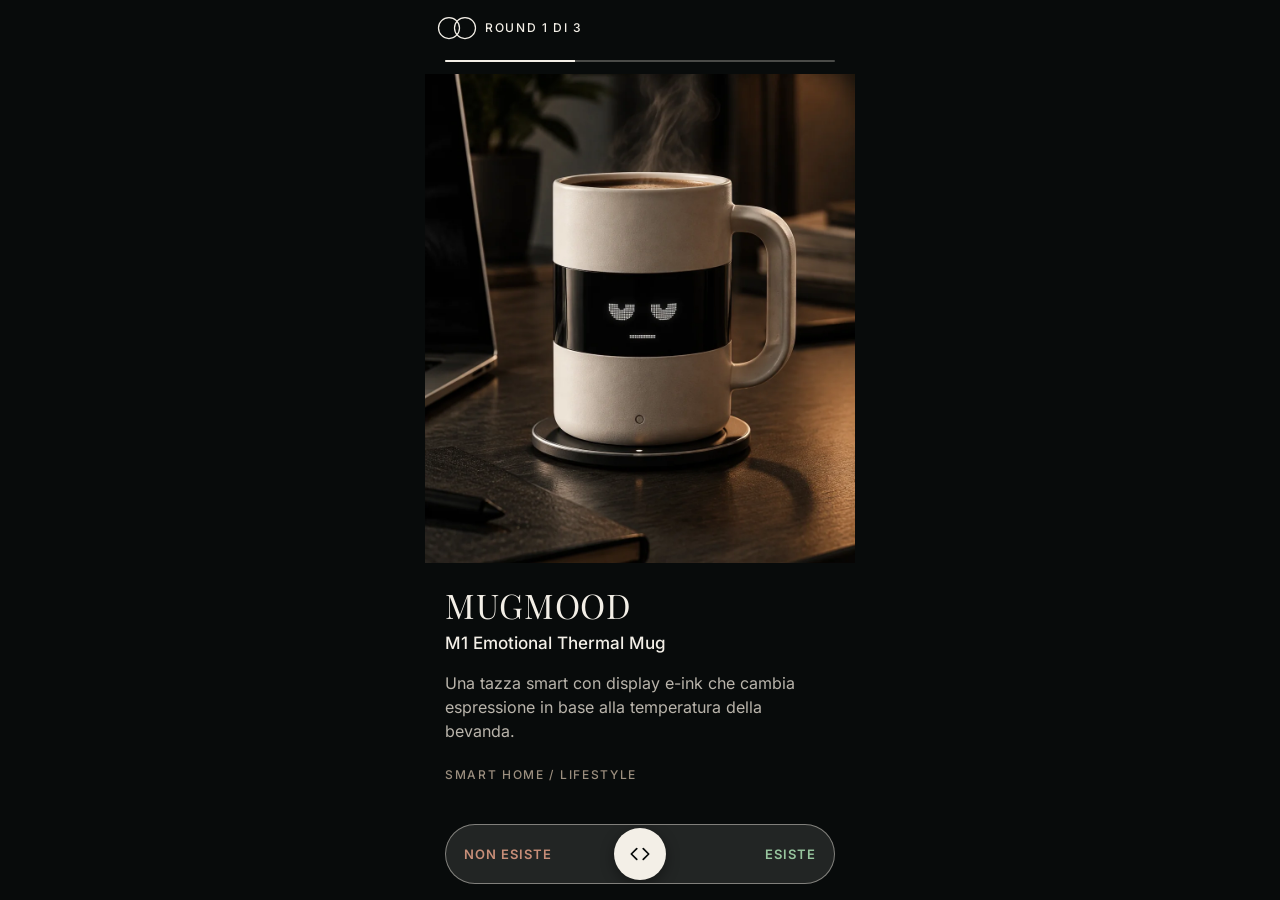
<file: proposta-swipe.html>
<!doctype html>
<html lang="it">
<head>
  <meta charset="utf-8">
  <meta name="viewport" content="width=device-width, initial-scale=1, viewport-fit=cover">
  <meta name="theme-color" content="#080B0B">
  <meta name="color-scheme" content="dark">
  <meta name="robots" content="noindex">
  <title>Proposta cursore · Esiste davvero?</title>
  <link rel="icon" href="assets/icons/favicon.svg" type="image/svg+xml">
  <link rel="stylesheet" href="css/style.css">
  <style>
    /* Proposta isolata: non tocca il gioco. Layout identico al round, cambia solo il controllo in basso. */
    .sw { display: flex; flex-direction: column; height: 100svh; max-width: 430px; margin: 0 auto; padding-top: env(safe-area-inset-top); }
    .sw .media { flex: 1 1 auto; min-height: 170px; height: auto; max-height: min(125vw, 537px); }
    .sw .media img { opacity: 1; }
    .sw .round__body { flex: 0 0 auto; padding-bottom: var(--s6); }
    .sw .round__info { gap: 0; }
    .sw .round__product { margin-top: var(--s2); }
    .sw [data-desc] { margin-top: var(--s4); }
    .sw [data-cat] { margin-top: var(--s6); }
    .sw .actions { position: static; background: none; }

    /* ---- Cursore a scorrimento ---- */
    .slide {
      --x: 0;              /* posizione del cursore da -1 (sinistra) a 1 (destra) */
      --knob: 52px;
      position: relative; height: 60px; border-radius: var(--r-pill);
      background: var(--surface-2); border: 1px solid var(--border-strong);
      overflow: hidden; touch-action: none; user-select: none; -webkit-user-select: none;
    }
    /* Riempimento che cresce dal centro verso il lato scelto */
    .slide__fill {
      position: absolute; top: 0; bottom: 0; left: 50%; width: 50%;
      background: linear-gradient(to right, rgba(151, 197, 158, 0.06), rgba(151, 197, 158, 0.38));
      transform-origin: left center; transform: scaleX(max(var(--x), 0));
    }
    .slide__fill--no {
      left: 0; transform-origin: right center; transform: scaleX(max(calc(var(--x) * -1), 0));
      background: linear-gradient(to left, rgba(199, 142, 120, 0.06), rgba(199, 142, 120, 0.38));
    }
    .slide__label {
      position: absolute; top: 0; bottom: 0; display: flex; align-items: center; gap: var(--s2);
      padding: 0 var(--s4) 0 18px; background: none; border: 0; color: var(--text); cursor: pointer;
      font: 600 13px/1 var(--sans); letter-spacing: 0.08em; text-transform: uppercase;
      transition: opacity var(--dur-press) var(--ease);
    }
    .slide__label svg { width: 16px; height: 16px; flex: none; opacity: 0.7; }
    .slide__label--no { left: 0; color: var(--wrong); opacity: calc(1 - max(var(--x), 0) * 1.4); }
    .slide__label--no svg { transform: scaleX(-1); }
    .slide__label--yes { right: 0; color: var(--correct); padding: 0 18px 0 var(--s4); opacity: calc(1 + min(var(--x), 0) * 1.4); }
    .slide__knob {
      position: absolute; top: 50%; left: 50%; width: var(--knob); height: var(--knob); margin: calc(var(--knob) / -2) 0 0 calc(var(--knob) / -2);
      border-radius: 50%; border: 0; color: var(--bg);
      background: var(--knob-bg, var(--text));
      display: grid; place-items: center; cursor: grab;
      box-shadow: 0 4px 14px rgba(0, 0, 0, 0.4);
      transform: translateX(calc(var(--x) * var(--travel, 120px))) scale(var(--press, 1));
    }
    .slide__knob svg { width: 26px; height: 26px; }
    .slide.is-dragging .slide__knob { cursor: grabbing; --press: 1.06; }
    .slide.is-settling, .slide.is-settling * { transition: transform 360ms var(--ease), opacity 360ms var(--ease); }
    .slide.is-done { pointer-events: none; }
    .slide__hint { margin-top: var(--s3); text-align: center; }
    .slide__knob:focus-visible, .slide__label:focus-visible { outline: 2px solid var(--text); outline-offset: 3px; }

    /* Invito iniziale: il cursore oscilla una volta */
    @keyframes nudge { 0%, 100% { --x: 0; } 30% { --x: -0.22; } 65% { --x: 0.22; } }
    @property --x { syntax: "<number>"; inherits: true; initial-value: 0; }
    .slide.is-nudging { animation: nudge 1500ms var(--ease) 700ms both; }

    /* Esito sull'immagine (come nel gioco) */
    .verdict-pill { position: absolute; top: var(--s4); left: var(--gutter); display: inline-flex; align-items: center; gap: var(--s2);
      padding: 10px var(--s4) 10px 14px; border-radius: var(--r-pill); color: var(--bg);
      font-size: 13px; font-weight: 600; letter-spacing: 0.14em; text-transform: uppercase; line-height: 1;
      box-shadow: 0 4px 16px rgba(8, 11, 11, 0.35); animation: reveal-in var(--dur-reveal) var(--ease) both; }
    .verdict-pill .icon { width: 16px; height: 16px; }
    .media.is-correct .verdict-pill { background: var(--correct); }
    .media.is-wrong .verdict-pill { background: var(--wrong); }

    @media (prefers-reduced-motion: reduce) { .slide.is-nudging { animation: none; } }
  </style>
</head>
<body>
  <svg width="0" height="0" class="sprite" aria-hidden="true" focusable="false">
    <symbol id="i-logo" viewBox="0 0 40 24"><circle cx="12" cy="12" r="10.5" fill="none" stroke="currentColor" stroke-width="1.25"/><circle cx="28" cy="12" r="10.5" fill="none" stroke="currentColor" stroke-width="1.25"/></symbol>
    <symbol id="i-tick" viewBox="0 0 24 24"><path d="m5 12.5 4.5 4.5L19 7.5" fill="none" stroke="currentColor" stroke-width="1.75" stroke-linecap="round" stroke-linejoin="round"/></symbol>
    <symbol id="i-miss" viewBox="0 0 24 24"><circle cx="12" cy="12" r="8.5" fill="none" stroke="currentColor" stroke-width="1.5"/><path d="M8.5 12h7" stroke="currentColor" stroke-width="1.5" stroke-linecap="round"/></symbol>
    <symbol id="i-arrow" viewBox="0 0 24 24"><path d="M4 12h15m-5-5 5 5-5 5" fill="none" stroke="currentColor" stroke-width="1.5" stroke-linecap="round" stroke-linejoin="round"/></symbol>
    <symbol id="i-both" viewBox="0 0 24 24"><path d="m9 7-5 5 5 5M15 7l5 5-5 5" fill="none" stroke="currentColor" stroke-width="1.6" stroke-linecap="round" stroke-linejoin="round"/></symbol>
  </svg>

  <main class="sw">
    <header class="round__header">
      <div class="round__top"><span class="home" aria-hidden="true"><svg class="logo"><use href="#i-logo"/></svg></span><p class="t-meta" data-counter>Round 1 di 3</p></div>
      <div class="progress"><span class="progress__fill" data-progress></span></div>
    </header>

    <figure class="media" data-media>
      <img data-img src="" alt="" draggable="false">
    </figure>

    <div class="screen__body round__body" aria-live="polite">
      <div class="round__info" data-question>
        <h1 class="t-product" data-brand></h1>
        <p class="round__product" data-product></p>
        <p class="t-body muted" data-desc></p>
        <p class="t-meta accent" data-cat></p>
      </div>
      <div class="round__reveal" data-reveal hidden>
        <p class="verdict t-meta" data-verdict><svg class="icon" aria-hidden="true"><use data-verdict-icon href="#i-tick"/></svg><span data-verdict-text></span></p>
        <h1 class="t-h1" data-reveal-title></h1>
        <p class="t-body muted" data-reveal-text></p>
      </div>
    </div>

    <div class="actions">
      <div data-question-actions>
        <div class="slide is-nudging" data-slide role="group" aria-label="Questo prodotto esiste davvero?">
          <span class="slide__fill slide__fill--no" aria-hidden="true"></span>
          <span class="slide__fill" aria-hidden="true"></span>
          <button type="button" class="slide__label slide__label--no" data-answer="false">Non esiste</button>
          <button type="button" class="slide__label slide__label--yes" data-answer="true">Esiste</button>
          <button type="button" class="slide__knob" data-knob aria-label="Trascina a sinistra per Non esiste, a destra per Esiste. Con la tastiera usa le frecce."><svg aria-hidden="true"><use href="#i-both"/></svg></button>
        </div>
      </div>
      <button type="button" class="btn btn--primary" data-next hidden>Prossimo round <svg aria-hidden="true"><use href="#i-arrow"/></svg></button>
    </div>
  </main>

  <script>
  (function () {
    var ROUNDS = [
      { exists: false, brand: "MUGMOOD", product: "M1 Emotional Thermal Mug", desc: "Una tazza smart con display e-ink che cambia espressione in base alla temperatura della bevanda.", cat: "Smart Home / Lifestyle", img: "assets/images/01-mugmood-m1.webp", pos: "center 45%", alt: "Tazza smart in ceramica chiara con fascia display nera e volto digitale.", title: "MUGMOOD non esiste.", text: "Ce lo siamo inventato." },
      { exists: true, brand: "AMAGAMI HAM HAM", product: "Finger Nibbling Robot", desc: "Un robot-peluche progettato per mordicchiarti delicatamente il dito.", cat: "Robotics / Comfort Tech", img: "assets/images/02-amagami-ham-ham.webp", pos: "center 55%", alt: "Peluche a forma di gattino che mordicchia la punta di un dito.", title: "Esiste davvero.", text: "Lo produce Yukai Engineering. In vendita dal 2022." },
      { exists: false, brand: "ORVYN", product: "O1", desc: "Un orologio senza lancette, numeri o display che comunica l’ora attraverso sequenze di vibrazioni sul polso.", cat: "Haptic Watch / Digital Wellbeing", img: "assets/images/08-orvyn-o1.webp", pos: "center 45%", alt: "Orologio con quadrante nero completamente vuoto, senza lancette.", title: "ORVYN O1 non esiste.", text: "Ce lo siamo inventato. Un orologio pensato per percepire il tempo senza doverlo guardare." }
    ];
    var $ = function (s) { return document.querySelector(s); };
    var slide = $("[data-slide]"), knob = $("[data-knob]"), media = $("[data-media]"), img = $("[data-img]");
    var i = 0, locked = false, x = 0;
    var reduce = matchMedia("(prefers-reduced-motion: reduce)").matches;

    function travel() { return (slide.clientWidth - 60) / 2; }   // corsa del cursore da centro a bordo
    function setX(v) {
      x = Math.max(-1, Math.min(1, v)); slide.style.setProperty("--x", x);
      // il cursore prende una leggera tinta del lato verso cui va
      var t = Math.min(1, Math.abs(x)) * 0.55, c = x >= 0 ? [151, 197, 158] : [199, 142, 120], b = [243, 239, 231];
      knob.style.setProperty("--knob-bg", "rgb(" + b.map(function (v, k) { return Math.round(v + (c[k] - v) * t); }).join(",") + ")");
    }
    function settle(fn) {
      slide.classList.add("is-settling");
      fn();
      setTimeout(function () { slide.classList.remove("is-settling"); }, reduce ? 0 : 360);
    }

    function render() {
      var r = ROUNDS[i];
      $("[data-counter]").textContent = "Round " + (i + 1) + " di " + ROUNDS.length;
      $("[data-progress]").style.width = ((i + 1) / ROUNDS.length * 100) + "%";
      img.src = r.img; img.alt = r.alt; img.style.objectPosition = r.pos;
      $("[data-brand]").textContent = r.brand; $("[data-product]").textContent = r.product;
      $("[data-desc]").textContent = r.desc; $("[data-cat]").textContent = r.cat;
      $("[data-question]").hidden = false; $("[data-reveal]").hidden = true;
      $("[data-question-actions]").hidden = false; $("[data-next]").hidden = true;
      media.classList.remove("is-correct", "is-wrong");
      var old = media.querySelector(".verdict-pill"); if (old) old.remove();
      slide.classList.remove("is-done"); setX(0); locked = false;
      slide.style.setProperty("--travel", travel() + "px");
    }

    function answer(value) {
      if (locked) return; locked = true;
      slide.classList.remove("is-nudging");
      settle(function () { setX(value ? 1 : -1); });
      slide.classList.add("is-done");
      var r = ROUNDS[i], correct = value === r.exists;
      if (navigator.vibrate) navigator.vibrate(correct ? 12 : [10, 40, 10]);
      setTimeout(function () {
        media.classList.add(correct ? "is-correct" : "is-wrong");
        var pill = document.createElement("span"); pill.className = "verdict-pill";
        pill.innerHTML = '<svg class="icon" aria-hidden="true"><use href="' + (correct ? "#i-tick" : "#i-miss") + '"/></svg>' + (r.exists ? "Esiste" : "Non esiste");
        media.appendChild(pill);
        var v = $("[data-verdict]"); v.className = "verdict t-meta " + (correct ? "is-correct" : "is-wrong");
        $("[data-verdict-icon]").setAttribute("href", correct ? "#i-tick" : "#i-miss");
        $("[data-verdict-text]").textContent = correct ? "Esatto." : "Non proprio.";
        $("[data-reveal-title]").textContent = r.title; $("[data-reveal-text]").textContent = r.text;
        $("[data-question]").hidden = true; $("[data-reveal]").hidden = false;
        $("[data-question-actions]").hidden = true; var nx = $("[data-next]"); nx.hidden = false;
        nx.firstChild.textContent = i === ROUNDS.length - 1 ? "Ricomincia " : "Prossimo round ";
      }, reduce ? 0 : 380);
    }

    // Trascinamento del cursore
    var startX = 0, startVal = 0, dragging = false, moved = false;
    knob.addEventListener("pointerdown", function (e) {
      if (locked) return;
      slide.classList.remove("is-nudging", "is-settling");
      slide.style.setProperty("--travel", travel() + "px");
      dragging = true; moved = false; startX = e.clientX; startVal = x;
      knob.setPointerCapture(e.pointerId); slide.classList.add("is-dragging");
    });
    knob.addEventListener("pointermove", function (e) {
      if (!dragging) return;
      var d = e.clientX - startX; if (Math.abs(d) > 3) moved = true;
      setX(startVal + d / travel());
    });
    function release() {
      if (!dragging) return; dragging = false; slide.classList.remove("is-dragging");
      if (x > 0.7) { answer(true); return; }
      if (x < -0.7) { answer(false); return; }
      settle(function () { setX(0); });
    }
    knob.addEventListener("pointerup", release);
    knob.addEventListener("pointercancel", release);

    // Tastiera sul cursore: frecce
    knob.addEventListener("keydown", function (e) {
      if (e.key === "ArrowRight") { e.preventDefault(); answer(true); }
      if (e.key === "ArrowLeft") { e.preventDefault(); answer(false); }
    });

    document.addEventListener("click", function (e) {
      var b = e.target.closest("[data-answer]");
      if (b) { answer(b.getAttribute("data-answer") === "true"); return; }
      if (e.target.closest("[data-next]")) { i = (i + 1) % ROUNDS.length; render(); }
    });
    window.addEventListener("resize", function () { slide.style.setProperty("--travel", travel() + "px"); });

    render();
  })();
  </script>
</body>
</html>
</file>
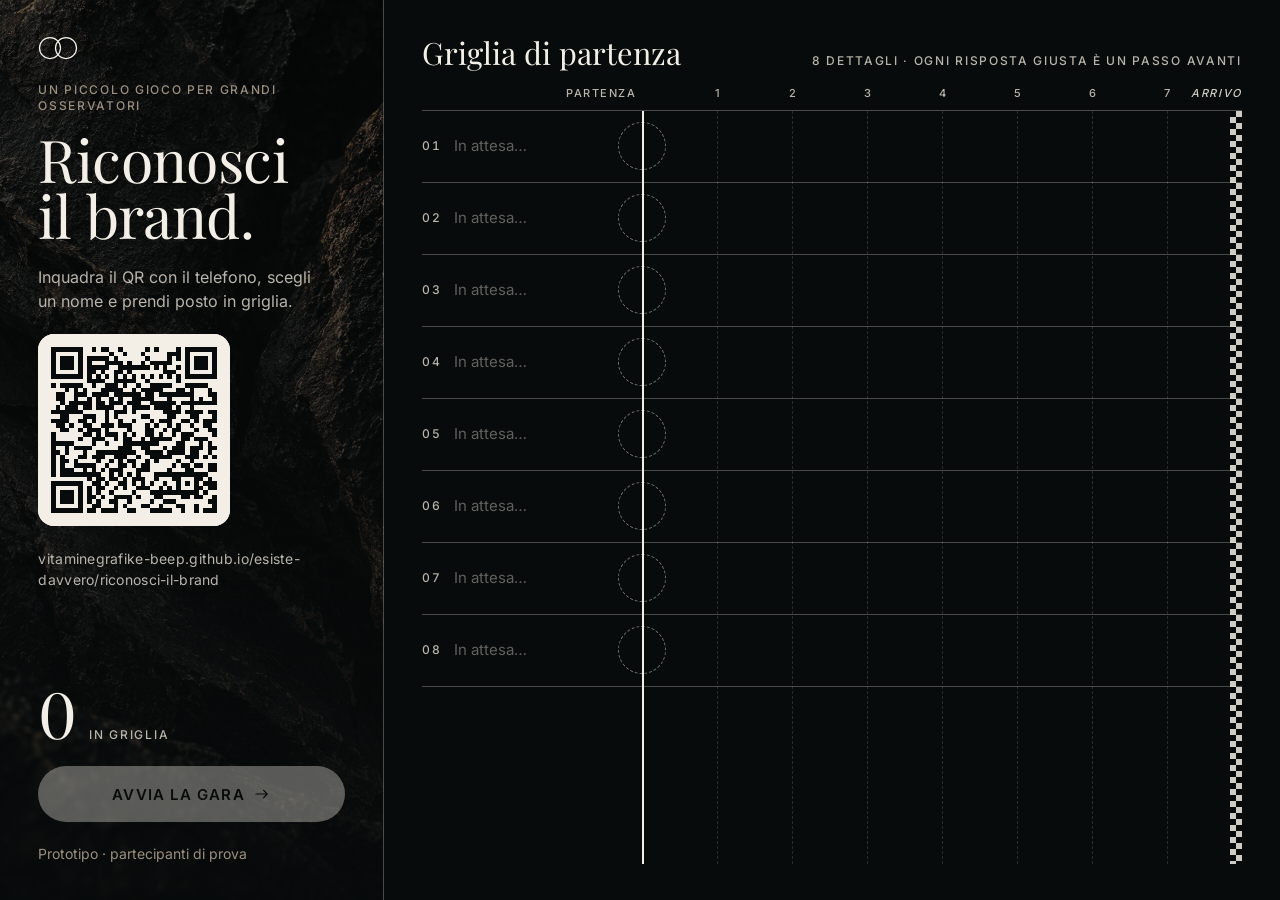
<file: riconosci-il-brand/regia.html>
<!doctype html>
<html lang="it">
<head>
  <meta charset="utf-8">
  <meta name="viewport" content="width=device-width, initial-scale=1">
  <meta name="theme-color" content="#080B0B">
  <meta name="color-scheme" content="dark">
  <meta name="robots" content="noindex">
  <title>Riconosci il brand · Regia</title>
  <link rel="icon" href="assets/icons/favicon.svg" type="image/svg+xml">
  <link rel="stylesheet" href="css/style.css">
  <style>
    /* Regia: la pagina da condividere in call. Colonna sinistra per entrare, pista a destra. */
    :root {
      --lane-h: 64px;
      --pawn: 44px;
      --start-x: 220px;           /* dove sta la linea di partenza dentro la corsia */
      --p1: #F3EFE7; --p2: #D8C49A; --p3: #97C59E; --p4: #C78E78;
      --p5: #8FA7B3; --p6: #B9A27A; --p7: #C4B4CF; --p8: #9C8F7F;
    }
    html, body { height: 100%; }
    body { overflow: hidden; }
    .regia {
      display: grid; grid-template-columns: minmax(320px, 30%) 1fr; grid-template-rows: minmax(0, 1fr); height: 100vh;
    }

    /* ---------- Colonna di ingresso ---------- */
    .join {
      display: flex; flex-direction: column; gap: clamp(12px, 2.4vh, 24px); min-height: 0; overflow: hidden;
      padding: clamp(24px, 4vh, 48px) clamp(24px, 3vw, 48px);
      border-right: 1px solid var(--border);
      background: linear-gradient(to bottom, rgba(8,11,11,.55), rgba(8,11,11,.92)), url("assets/images/09-background-dark-stone.webp") center / cover;
    }
    .join .t-display { font-size: clamp(40px, min(4.6vw, 8vh), 72px); }
    .join__lead { font-size: clamp(16px, 1.2vw, 20px); color: var(--text-muted); max-width: 28ch; }
    .qr { flex: none; width: clamp(140px, min(15vw, 27vh), 260px); aspect-ratio: 1; border-radius: var(--r-card); overflow: hidden; background: var(--text); }
    .qr__svg { width: 100%; height: 100%; }
    .join__url { color: var(--text-muted); font-size: 14px; letter-spacing: .02em; user-select: all; }
    .join__spacer { flex: 1; }
    .count { display: flex; align-items: baseline; gap: var(--s3); }
    .count__n { font-family: var(--serif); font-size: clamp(48px, min(5vw, 9vh), 80px); line-height: 1; font-variant-numeric: tabular-nums lining-nums; }
    .count__n.is-pop { animation: pop-n 420ms var(--ease); }
    @keyframes pop-n { 40% { transform: scale(1.12); } }
    .join .btn { max-width: 360px; }
    .join .btn[aria-disabled="true"] { opacity: .35; cursor: default; }
    .join__note { color: var(--accent); }

    /* ---------- Pista ---------- */
    .track { display: flex; flex-direction: column; min-width: 0; padding: clamp(24px, 4vh, 48px) clamp(24px, 3vw, 48px); gap: var(--s4); }
    .track__head { display: flex; align-items: baseline; justify-content: space-between; gap: var(--s4); }
    .track__head .t-h1 { font-size: clamp(28px, 2.4vw, 40px); }
    .lanes {
      position: relative; flex: 1; min-height: 0;
      display: grid; grid-auto-rows: var(--lane-h); align-content: start;
      border-top: 1px solid var(--border);
    }
    /* Linee dei round: 8 tappe tra partenza e traguardo */
    .marks { position: absolute; inset: 0 0 0 var(--start-x); display: grid; grid-template-columns: repeat(8, 1fr); pointer-events: none; }
    .marks span { border-left: 1px dashed rgba(243,239,231,.14); position: relative; }
    .marks span::before {
      content: attr(data-n); position: absolute; top: -26px; left: 0; transform: translateX(-50%);
      font-size: 11px; font-weight: 500; letter-spacing: .14em; color: var(--text-muted);
    }
    .marks span:first-child { border-left: 2px solid var(--text); }
    .marks span:first-child::before { content: "Partenza"; transform: none; left: auto; right: calc(100% + 8px); }
    .marks .finish {
      position: absolute; top: 0; bottom: 0; right: 0; width: 12px;
      background: repeating-conic-gradient(var(--text) 0 25%, var(--bg) 0 50%) 0 0 / 12px 12px; opacity: .85;
    }
    .marks .finish::before { content: "Arrivo"; position: absolute; top: -26px; right: 0; font-size: 11px; font-weight: 500; letter-spacing: .14em; color: var(--text); text-transform: uppercase; white-space: nowrap; }
    .marks span::before { text-transform: uppercase; }

    .lane { position: relative; display: flex; align-items: center; border-bottom: 1px solid var(--border); }
    .lane__pos { width: 32px; flex: none; font-size: 12px; font-weight: 500; letter-spacing: .1em; color: var(--text-muted); font-variant-numeric: tabular-nums; }
    .lane__name {
      width: calc(var(--start-x) - 32px - var(--pawn) / 2 - 12px); flex: none;
      font-size: clamp(15px, 1.1vw, 18px); font-weight: 500; white-space: nowrap; overflow: hidden; text-overflow: ellipsis;
    }
    .lane--empty .lane__name { color: var(--text-muted); opacity: .5; font-weight: 400; }
    .pawn {
      position: absolute; top: 50%; left: var(--start-x);
      width: var(--pawn); height: var(--pawn); margin: calc(var(--pawn) / -2) 0 0 calc(var(--pawn) / -2);
      border-radius: 50%; display: grid; place-items: center;
      background: var(--c, var(--text)); color: var(--bg);
      font: 600 15px/1 var(--sans); letter-spacing: .02em;
      box-shadow: 0 0 0 3px var(--bg), 0 6px 18px rgba(0,0,0,.5);
      transition: transform 900ms var(--ease);
    }
    .lane.is-new .pawn { animation: pawn-in 700ms var(--ease) both; }
    .lane.is-new .lane__name { animation: reveal-in var(--dur-reveal) var(--ease) 200ms both; }
    @keyframes pawn-in { from { transform: translateX(-120px) scale(.6); opacity: 0; } 60% { opacity: 1; } to { transform: none; } }
    .lane--empty .pawn { background: none; border: 1px dashed var(--border-strong); box-shadow: none; }
    .more { color: var(--text-muted); font-size: 14px; padding-top: var(--s3); }

    /* Conto alla rovescia sopra tutto */
    .overlay { position: fixed; inset: 0; z-index: 20; display: grid; place-items: center; background: rgba(8,11,11,.86); text-align: center; }
    .overlay__n { font-family: var(--serif); font-size: clamp(120px, 16vw, 240px); line-height: 1; animation: pop 900ms var(--ease) both; }
    @keyframes pop { from { opacity: 0; transform: scale(1.4); } 30% { opacity: 1; transform: scale(1); } to { opacity: 0; transform: scale(.92); } }
    .overlay__msg { display: grid; gap: var(--s4); justify-items: center; max-width: 40ch; animation: reveal-in var(--dur-reveal) var(--ease) both; }
    .overlay .btn { width: auto; }

    @media (max-height: 800px) { .join > .logo, .join .t-meta.accent { display: none; } }
    @media (prefers-reduced-motion: reduce) { .lane.is-new .pawn, .overlay__n { animation: none; } }
    /* La regia è pensata per lo schermo del computer */
    @media (max-width: 900px) {
      body { overflow: auto; }
      .regia { grid-template-columns: 1fr; height: auto; }
      .join { border-right: 0; border-bottom: 1px solid var(--border); }
      :root { --start-x: 150px; }
    }
  </style>
</head>
<body>
  <svg width="0" height="0" class="sprite" aria-hidden="true" focusable="false">
    <symbol id="i-logo" viewBox="0 0 40 24"><circle cx="12" cy="12" r="10.5" fill="none" stroke="currentColor" stroke-width="1.25"/><circle cx="28" cy="12" r="10.5" fill="none" stroke="currentColor" stroke-width="1.25"/></symbol>
    <symbol id="i-arrow" viewBox="0 0 24 24"><path d="M4 12h15m-5-5 5 5-5 5" fill="none" stroke="currentColor" stroke-width="1.5" stroke-linecap="round" stroke-linejoin="round"/></symbol>
  </svg>

  <div class="regia">
    <section class="join" aria-labelledby="join-title">
      <svg class="logo" aria-hidden="true"><use href="#i-logo"/></svg>
      <div>
        <p class="t-meta accent" style="margin-bottom: var(--s4)">Un piccolo gioco per grandi osservatori</p>
        <h1 id="join-title" class="t-display">Riconosci<br>il brand.</h1>
      </div>
      <p class="join__lead">Inquadra il QR con il telefono, scegli un nome e prendi posto in griglia.</p>
      <div class="qr"><svg xmlns="http://www.w3.org/2000/svg" viewBox="0 0 43 43" class="qr__svg" role="img" aria-label="QR code per entrare nel gioco" shape-rendering="crispEdges"><path fill="#f3efe7" d="M0 0h43v43h-43z"/><path class="qrline" stroke="#080b0b" d="M3 3.5h7m2 0h1m1 0h2m2 0h1m5 0h1m1 0h1m4 0h1m1 0h7m-37 1h1m5 0h1m6 0h1m2 0h1m3 0h1m5 0h3m1 0h1m5 0h1m-37 1h1m1 0h3m1 0h1m1 0h5m1 0h1m6 0h1m4 0h1m1 0h1m1 0h1m1 0h3m1 0h1m-37 1h1m1 0h3m1 0h1m1 0h1m3 0h4m1 0h1m2 0h1m1 0h5m3 0h1m1 0h3m1 0h1m-37 1h1m1 0h3m1 0h1m1 0h5m2 0h7m1 0h1m1 0h1m2 0h1m1 0h1m1 0h3m1 0h1m-37 1h1m5 0h1m1 0h2m1 0h1m2 0h2m1 0h1m7 0h3m2 0h1m5 0h1m-37 1h7m1 0h1m1 0h1m1 0h1m1 0h1m1 0h1m1 0h1m1 0h1m1 0h1m1 0h1m1 0h1m1 0h1m1 0h7m-29 1h4m2 0h5m2 0h1m6 0h1m-29 1h1m1 0h5m2 0h1m2 0h3m1 0h1m2 0h1m2 0h5m3 0h5m-32 1h1m1 0h1m1 0h1m3 0h5m2 0h1m1 0h5m3 0h2m1 0h1m3 0h1m-35 1h2m2 0h3m1 0h4m1 0h6m1 0h2m1 0h8m3 0h2m-36 1h2m2 0h1m2 0h1m1 0h1m2 0h1m1 0h1m2 0h5m3 0h1m4 0h1m1 0h1m2 0h1m-35 1h1m1 0h5m1 0h2m1 0h3m1 0h3m2 0h6m1 0h8m-36 1h1m1 0h3m1 0h2m1 0h4m2 0h1m1 0h4m1 0h4m1 0h1m2 0h1m-32 1h7m5 0h1m1 0h3m1 0h1m6 0h4m1 0h4m1 0h2m-35 1h2m3 0h3m2 0h1m1 0h1m5 0h2m4 0h2m3 0h2m3 0h1m-37 1h4m2 0h2m1 0h1m2 0h1m2 0h1m2 0h1m3 0h1m1 0h3m2 0h2m1 0h1m1 0h3m-36 1h2m1 0h1m2 0h2m2 0h3m1 0h3m3 0h1m1 0h1m2 0h1m1 0h1m2 0h1m2 0h2m-34 1h2m2 0h1m1 0h3m1 0h1m4 0h1m3 0h2m2 0h1m1 0h2m3 0h1m2 0h2m-37 1h1m6 0h2m1 0h1m1 0h3m1 0h1m1 0h1m2 0h2m1 0h1m2 0h1m1 0h3m4 0h1m-37 1h1m5 0h1m2 0h3m2 0h1m1 0h2m2 0h1m1 0h5m2 0h2m1 0h3m-35 1h5m4 0h1m2 0h1m3 0h8m4 0h2m3 0h1m1 0h1m-36 1h1m2 0h1m1 0h4m6 0h3m2 0h2m3 0h1m1 0h3m1 0h3m1 0h2m-37 1h2m1 0h1m3 0h1m2 0h9m2 0h4m1 0h4m1 0h2m2 0h1m-36 1h1m1 0h1m3 0h2m1 0h3m2 0h3m2 0h1m2 0h5m3 0h3m1 0h1m1 0h1m-37 1h1m1 0h2m1 0h1m4 0h1m2 0h1m1 0h1m1 0h2m2 0h1m1 0h1m4 0h1m2 0h1m-32 1h1m1 0h1m2 0h5m2 0h1m2 0h2m1 0h1m1 0h2m5 0h1m1 0h2m1 0h2m1 0h2m-37 1h1m1 0h3m2 0h1m1 0h1m1 0h1m1 0h3m3 0h3m4 0h1m3 0h2m3 0h2m-37 1h1m1 0h9m2 0h1m1 0h1m1 0h1m1 0h1m3 0h12m-27 1h1m1 0h2m1 0h2m1 0h1m1 0h3m2 0h1m3 0h2m3 0h2m1 0h1m-36 1h7m2 0h2m1 0h1m2 0h2m1 0h1m1 0h1m1 0h1m2 0h1m2 0h1m1 0h1m1 0h1m1 0h3m-37 1h1m5 0h1m1 0h1m1 0h2m2 0h1m1 0h1m2 0h3m2 0h1m1 0h1m1 0h1m3 0h2m1 0h2m-37 1h1m1 0h3m1 0h1m1 0h1m1 0h1m2 0h1m4 0h1m3 0h11m1 0h1m-35 1h1m1 0h3m1 0h1m1 0h2m1 0h1m2 0h4m1 0h1m3 0h2m4 0h2m1 0h2m2 0h1m-37 1h1m1 0h3m1 0h1m1 0h1m1 0h1m2 0h2m2 0h1m4 0h1m2 0h3m7 0h2m-37 1h1m5 0h1m2 0h2m3 0h1m1 0h1m3 0h2m2 0h1m3 0h2m2 0h1m3 0h1m-37 1h7m1 0h2m1 0h4m2 0h2m3 0h5m2 0h1m2 0h1m1 0h3"/></svg></div>
      <p class="join__url">vitaminegrafike-beep.github.io/esiste-davvero/riconosci-il-brand</p>
      <div class="join__spacer"></div>
      <div class="count" aria-live="polite"><span class="count__n" data-count>0</span><span class="t-meta muted" data-count-label>in griglia</span></div>
      <button type="button" class="btn btn--primary" data-go aria-disabled="true">Avvia la gara <svg aria-hidden="true"><use href="#i-arrow"/></svg></button>
      <p class="t-small join__note">Prototipo · partecipanti di prova</p>
    </section>

    <section class="track" aria-labelledby="track-title">
      <div class="track__head">
        <h2 id="track-title" class="t-h1">Griglia di partenza</h2>
        <p class="t-meta muted">8 dettagli · ogni risposta giusta è un passo avanti</p>
      </div>
      <div class="lanes" data-lanes style="margin-top: var(--s6)">
        <div class="marks" aria-hidden="true">
          <span data-n=""></span><span data-n="1"></span><span data-n="2"></span><span data-n="3"></span><span data-n="4"></span><span data-n="5"></span><span data-n="6"></span><span data-n="7"></span>
          <i class="finish"></i>
        </div>
      </div>
      <p class="more" data-more hidden></p>
    </section>
  </div>

  <script>
  (function () {
    /* Fase 1: nessuna connessione. I partecipanti arrivano da questa lista di prova.
       In fase 2 arriveranno da Supabase Realtime, uno per ogni telefono che entra. */
    var DEMO = ["Giulia", "Marco", "Sara", "Davide", "Chiara", "Luca", "Francesca", "Andrea", "Elisa", "Matteo", "Valentina", "Paolo"];
    var COLORS = 8;

    var $ = function (s) { return document.querySelector(s); };
    var lanesEl = $("[data-lanes]"), countEl = $("[data-count]"), go = $("[data-go]"), more = $("[data-more]");
    var players = [];
    var slots = 0;

    function initials(name) {
      var parts = name.trim().split(/\s+/);
      return (parts.length > 1 ? parts[0][0] + parts[1][0] : name.slice(0, 2)).toUpperCase();
    }

    /* Quante corsie entrano nello spazio disponibile (min 8, poi si stringono) */
    function layout() {
      var avail = lanesEl.clientHeight || 600;
      var n = Math.max(8, players.length + 1);
      var h = Math.max(36, Math.min(72, Math.floor(avail / n)));
      document.documentElement.style.setProperty("--lane-h", h + "px");
      document.documentElement.style.setProperty("--pawn", Math.round(Math.min(48, h * 0.7)) + "px");
      slots = Math.max(1, Math.floor(avail / h));
      render();
    }

    function laneHtml(p, i) {
      if (!p) return '<div class="lane lane--empty"><span class="lane__pos">' + String(i + 1).padStart(2, "0") +
        '</span><span class="lane__name">In attesa…</span><span class="pawn" aria-hidden="true"></span></div>';
      return '<div class="lane' + (p.fresh ? " is-new" : "") + '"><span class="lane__pos">' + String(i + 1).padStart(2, "0") +
        '</span><span class="lane__name">' + p.name + '</span><span class="pawn" style="--c: var(--p' + (p.color + 1) + ')" aria-hidden="true">' +
        initials(p.name) + "</span></div>";
    }

    function render() {
      var marks = lanesEl.querySelector(".marks");
      var shown = Math.max(Math.min(slots, Math.max(8, players.length + 1)), 1);
      var html = "";
      for (var i = 0; i < Math.min(shown, Math.max(players.length + 1, 8)); i++) html += laneHtml(players[i], i);
      lanesEl.innerHTML = html;
      lanesEl.prepend(marks);
      var hidden = players.length - shown;
      more.hidden = hidden <= 0;
      if (hidden > 0) more.textContent = "+ altri " + hidden + " in griglia";
      players.forEach(function (p) { p.fresh = false; });
    }

    function addPlayer(name) {
      players.push({ name: name, color: players.length % COLORS, fresh: true });
      countEl.textContent = players.length;
      $("[data-count-label]").textContent = players.length === 1 ? "in griglia" : "in griglia";
      countEl.classList.remove("is-pop"); void countEl.offsetWidth; countEl.classList.add("is-pop");
      go.setAttribute("aria-disabled", players.length < 2 ? "true" : "false");
      layout();
    }

    function demo() {
      var i = 0;
      (function next() {
        if (i >= DEMO.length) return;
        addPlayer(DEMO[i++]);
        setTimeout(next, 900 + Math.random() * 1600);
      })();
    }

    function countdown() {
      var o = document.createElement("div");
      o.className = "overlay"; document.body.appendChild(o);
      var n = 3;
      (function step() {
        if (n === 0) {
          o.innerHTML = '<div class="overlay__msg"><p class="t-display">Si parte.</p><p class="t-body muted">Qui, in fase 2, sui telefoni comparirà il primo dettaglio e le pedine inizieranno ad avanzare.</p><button type="button" class="btn btn--primary" data-close>Torna alla griglia</button></div>';
          o.querySelector("[data-close]").addEventListener("click", function () { o.remove(); });
          return;
        }
        o.innerHTML = '<span class="overlay__n">' + n-- + "</span>";
        setTimeout(step, 900);
      })();
    }

    go.addEventListener("click", function () { if (go.getAttribute("aria-disabled") !== "true") countdown(); });
    window.addEventListener("resize", layout);
    layout();
    setTimeout(demo, 1200);
  })();
  </script>
</body>
</html>
</file>
<file: css/style.css>
/* =========================================================
   ESISTE DAVVERO? — stile unico
   Token approvati in fase 2
   ========================================================= */

/* Font ospitati nel progetto (licenza OFL) */
@font-face { font-family: "Playfair Display"; src: url("../assets/fonts/playfair-display-latin-400-normal.woff2") format("woff2"); font-weight: 400; font-style: normal; font-display: swap; }
@font-face { font-family: "Playfair Display"; src: url("../assets/fonts/playfair-display-latin-400-italic.woff2") format("woff2"); font-weight: 400; font-style: italic; font-display: swap; }
@font-face { font-family: "Inter"; src: url("../assets/fonts/inter-latin-400-normal.woff2") format("woff2"); font-weight: 400; font-style: normal; font-display: swap; }
@font-face { font-family: "Inter"; src: url("../assets/fonts/inter-latin-500-normal.woff2") format("woff2"); font-weight: 500; font-style: normal; font-display: swap; }
@font-face { font-family: "Inter"; src: url("../assets/fonts/inter-latin-600-normal.woff2") format("woff2"); font-weight: 600; font-style: normal; font-display: swap; }

:root {
  /* Colori */
  --bg: #080B0B;
  --surface: #151817;
  --surface-2: #222524;
  --text: #F3EFE7;
  --text-muted: #B9B4AB;
  --accent: #9C8F7F;
  --border: rgba(243, 239, 231, 0.28);
  --border-strong: rgba(243, 239, 231, 0.45);
  --correct: #97C59E;
  --wrong: #C78E78;
  --focus: #F3EFE7;

  /* Font */
  --serif: "Playfair Display", Georgia, "Times New Roman", serif;
  --sans: "Inter", Arial, Helvetica, sans-serif;

  /* Spaziature (passi di 4) */
  --s1: 4px; --s2: 8px; --s3: 12px; --s4: 16px; --s6: 24px; --s8: 32px; --s12: 48px; --s16: 64px;
  --gutter: 16px;

  /* Forme */
  --r-pill: 999px;
  --r-card: 16px;
  --tap: 48px;
  --btn-h: 56px;

  /* Motion */
  --dur-press: 120ms;
  --dur-base: 300ms;
  --dur-reveal: 350ms;
  --shift: 8px;
  --ease: cubic-bezier(0.2, 0.7, 0.2, 1);

  /* Spazio verticale riservato a testi e pulsanti nel round */
  --round-chrome: 392px;
}

@media (min-width: 360px) { :root { --gutter: 20px; } }

/* ---------- Base ---------- */
*, *::before, *::after { box-sizing: border-box; }
html { -webkit-text-size-adjust: 100%; text-size-adjust: 100%; background: var(--bg); }
body {
  margin: 0;
  min-height: 100svh;
  background: var(--bg);
  color: var(--text);
  font-family: var(--sans);
  font-size: 16px;
  line-height: 1.5;
  -webkit-font-smoothing: antialiased;
  -webkit-tap-highlight-color: transparent;
}
h1, h2, p, ol, figure { margin: 0; }
img, svg { display: block; }
button, input { font: inherit; color: inherit; }
[hidden] { display: none !important; }

/* Superfici del browser nella palette */
::selection { background: var(--accent); color: var(--bg); }
input { caret-color: var(--text); }
html { scrollbar-color: var(--surface-2) var(--bg); }
.icon { width: 16px; height: 16px; flex: none; }
.sprite { position: absolute; width: 0; height: 0; overflow: hidden; }
.sr-only { position: absolute; width: 1px; height: 1px; margin: -1px; overflow: hidden; clip: rect(0 0 0 0); white-space: nowrap; border: 0; }

:focus { outline: none; }
:focus-visible { outline: 2px solid var(--focus); outline-offset: 3px; border-radius: 4px; }
/* I titoli ricevono il focus solo per orientare lo screen reader: niente anello visibile */
[tabindex="-1"]:focus, [tabindex="-1"]:focus-visible { outline: none; }

/* ---------- Tipografia ---------- */
.t-display { font-family: var(--serif); font-weight: 400; font-size: clamp(52px, 16vw, 64px); line-height: 0.95; letter-spacing: -0.01em; }
.t-score, .t-band, .bar__label { font-variant-numeric: tabular-nums lining-nums; }
.t-score   { font-family: var(--serif); font-weight: 400; font-size: clamp(72px, 22vw, 88px); line-height: 1; letter-spacing: -0.02em; }
.t-h1      { font-family: var(--serif); font-weight: 400; font-size: clamp(30px, 9vw, 36px); line-height: 1.1; text-wrap: balance; }
.t-product { font-family: var(--serif); font-weight: 400; font-size: clamp(28px, 8.4vw, 34px); line-height: 1.1; letter-spacing: 0.02em;
             display: -webkit-box; -webkit-line-clamp: 2; -webkit-box-orient: vertical; overflow: hidden; overflow-wrap: anywhere; }
.t-band    { font-family: var(--serif); font-weight: 400; font-size: 28px; line-height: 1; }
.t-quote   { font-family: var(--serif); font-style: italic; font-weight: 400; font-size: clamp(20px, 6vw, 22px); line-height: 1.3; text-wrap: balance; }
.t-lead    { font-size: 18px; line-height: 1.45; }
.t-body    { font-size: 16px; line-height: 1.5; }
.t-small   { font-size: 14px; line-height: 1.45; }
.t-meta    { font-size: 12px; line-height: 1.4; font-weight: 500; text-transform: uppercase; letter-spacing: 0.14em; }
.muted  { color: var(--text-muted); }
.accent { color: var(--accent); }

/* ---------- Guard: desktop e landscape ---------- */
.desktop-block, .landscape-block { display: none; }

html[data-mode="desktop"] .app,
html[data-mode="landscape"] .app { display: none; }

html[data-mode="desktop"] .desktop-block {
  display: grid; place-items: center; min-height: 100svh; padding: var(--s12) var(--s6);
  text-align: center;
}
.desktop-block__inner { max-width: 420px; display: grid; justify-items: center; gap: var(--s6); }
.desktop-block .qr { width: 200px; height: 200px; padding: 0; }
.desktop-block .url { color: var(--text-muted); user-select: all; text-transform: none; letter-spacing: 0.04em; font-size: 14px; }

html[data-mode="landscape"] .landscape-block {
  display: grid; place-content: center; justify-items: center; gap: var(--s3);
  position: fixed; inset: 0; z-index: 10; background: var(--bg); padding: var(--s6); text-align: center;
}
.landscape-block__icon { width: 48px; height: 48px; color: var(--accent); }

/* Fallback senza JavaScript */
@media (min-width: 601px) {
  html:not([data-mode]) .app { display: none; }
  html:not([data-mode]) .desktop-block { display: grid; place-items: center; min-height: 100svh; text-align: center; padding: var(--s12) var(--s6); }
}

/* ---------- Logo ---------- */
.logo { width: 40px; height: 24px; color: var(--text); }

/* ---------- Schermate ---------- */
.app { max-width: 430px; margin: 0 auto; min-height: 100svh; position: relative; }

.screen {
  display: flex; flex-direction: column;
  min-height: 100svh;
  padding-top: env(safe-area-inset-top);
  animation: screen-in var(--dur-base) var(--ease) both;
}
.screen__form { display: flex; flex-direction: column; flex: 1; }
.screen__body {
  flex: 1;
  display: flex; flex-direction: column; gap: var(--s4);
  padding: var(--s8) var(--gutter) var(--s6);
}

@keyframes screen-in {
  from { opacity: 0; transform: translateY(var(--shift)); }
  to   { opacity: 1; transform: none; }
}

/* Barra azioni sempre visibile in basso */
.actions {
  position: sticky; bottom: 0; z-index: 2;
  display: grid; gap: var(--s3);
  padding: var(--s4) var(--gutter) calc(var(--s4) + env(safe-area-inset-bottom));
  background: linear-gradient(to bottom, rgba(8, 11, 11, 0) 0, var(--bg) var(--s4));
}

/* ---------- Pulsanti ---------- */
.btn {
  display: inline-flex; align-items: center; justify-content: center; gap: var(--s2);
  min-height: var(--btn-h); width: 100%;
  padding: 0 var(--s6);
  border-radius: var(--r-pill);
  border: 1px solid transparent;
  font-family: var(--sans); font-size: 15px; font-weight: 600; line-height: 1;
  text-transform: uppercase; letter-spacing: 0.08em;
  cursor: pointer; user-select: none; touch-action: manipulation;
  transition: transform var(--dur-press) var(--ease), opacity var(--dur-press) var(--ease), border-color var(--dur-press) var(--ease);
}
.btn svg { width: 18px; height: 18px; flex: none; }
.btn:active { transform: scale(0.98); }
@media (hover: hover) {
  .btn--primary:hover { opacity: 0.88; }
  .btn--choice:not([aria-disabled="true"]):hover { border-color: var(--text); }
  .btn--text:hover { text-decoration-color: var(--text); }
}
.btn[aria-disabled="true"], .btn:disabled { opacity: 0.4; cursor: default; transform: none; }

.btn--primary { background: var(--text); color: var(--bg); }

.btn--choice {
  background: var(--surface-2); color: var(--text);
  border-color: var(--border-strong);
}
.btn--choice.is-selected { border: 2px solid var(--text); opacity: 1; }
.btn__tick { width: 16px; height: 16px; display: none; }
.btn--choice.is-selected .btn__tick { display: block; }
.btn--choice[aria-disabled="true"]:not(.is-selected) { opacity: 0.4; }

.btn--text {
  background: none; color: var(--text); min-height: var(--tap); width: auto; justify-self: center;
  text-transform: none; letter-spacing: 0; font-weight: 500; font-size: 16px;
  text-decoration: underline; text-underline-offset: 4px; text-decoration-color: var(--border-strong);
}
.btn--text:active { opacity: 0.7; transform: none; }

.choices { display: grid; grid-template-columns: 1fr 1fr; gap: var(--s3); }
.choices .btn { padding: 0 var(--s2); }

/* ---------- Torna all'inizio (logo) ---------- */
.topbar { padding: var(--s2) var(--gutter) 0; }
.topbar + .screen__body, .topbar + .screen__form .screen__body { padding-top: var(--s4); }
.home {
  width: var(--tap); height: var(--tap); margin-left: -12px;
  display: grid; place-items: center;
  background: none; border: 0; border-radius: 12px; color: var(--text); cursor: pointer;
  transition: opacity var(--dur-press) var(--ease);
}
.home:active { opacity: 0.6; }
.round__top { display: flex; align-items: center; gap: var(--s1); margin: calc(var(--s3) * -1) 0 calc(var(--s1) * -1); }
.screen--splash [data-action="splash-secondary"] { margin-top: calc(var(--s2) * -1); }

/* ---------- Splash ---------- */
.screen--splash { position: relative; overflow: hidden; }
.screen--splash .screen__body { justify-content: center; gap: 0; position: relative; z-index: 1; padding-bottom: var(--s8); }
.screen--splash .logo { position: absolute; top: var(--s8); left: var(--gutter); }
.splash__content { display: grid; padding-top: var(--s16); }
.splash__eyebrow { margin-bottom: var(--s6); }
.screen--splash .t-display { margin-bottom: var(--s6); }
.screen--splash .t-lead { margin-bottom: var(--s2); color: var(--text); }
.splash__bg {
  position: absolute; inset: 0;
  background: url("../assets/images/09-background-dark-stone.webp") center 40% / cover no-repeat;
  opacity: 0.6;
}
.splash__bg::after {
  content: ""; position: absolute; inset: 0;
  background: linear-gradient(to bottom, rgba(8, 11, 11, 0.7) 0, rgba(8, 11, 11, 0.35) 35%, rgba(8, 11, 11, 0.45) 60%, rgba(8, 11, 11, 0.9) 100%);
}
.screen--splash .actions { background: none; padding-bottom: calc(var(--s6) + env(safe-area-inset-bottom)); }
.splash__footer { text-align: center; line-height: 1.7; margin-top: var(--s4); }

/* ---------- Nickname ---------- */
.field { display: grid; gap: var(--s2); margin-top: var(--s4); }
.field__label { font-size: 14px; font-weight: 500; color: var(--text); }
.field__input {
  height: var(--btn-h); width: 100%;
  padding: 0 var(--s4);
  background: var(--surface); color: var(--text);
  border: 1px solid var(--border-strong); border-radius: var(--r-card);
  font-size: 16px; /* evita lo zoom automatico su iOS */
  transition: border-color var(--dur-press) var(--ease);
}
.field__input::placeholder { color: var(--text-muted); opacity: 0.8; }
.field__input:focus-visible { outline: 2px solid var(--focus); outline-offset: 3px; border-color: var(--text); }
.field__input[aria-invalid="true"] { border-color: var(--wrong); }
.field__error { min-height: 0; color: var(--wrong); font-size: 14px; }
.field__error { display: flex; gap: var(--s2); align-items: flex-start; }
.field__error .icon { width: 16px; height: 16px; flex: none; margin-top: 2px; }

/* ---------- Istruzioni ---------- */
.steps { list-style: none; padding: 0; margin: var(--s4) 0; display: grid; gap: var(--s4); counter-reset: step; }
.steps li { display: grid; grid-template-columns: 24px 1fr; gap: var(--s4); align-items: center; counter-increment: step; }
.steps svg { width: 24px; height: 24px; color: var(--accent); }
.steps span::before { content: counter(step) " "; color: var(--accent); font-weight: 500; margin-right: var(--s1); }

/* ---------- Round ---------- */
.round__header { padding: var(--s4) var(--gutter) var(--s3); display: grid; gap: var(--s3); }
.progress { height: 2px; background: var(--border); border-radius: 2px; overflow: hidden; }
.progress__fill { display: block; height: 100%; width: 0; background: var(--text); transition: width var(--dur-base) var(--ease); }

.media {
  position: relative;
  width: 100%;
  height: clamp(170px, calc(100svh - var(--round-chrome)), min(125vw, 537px));
  background: var(--surface);
  overflow: hidden;
}
.media img { width: 100%; height: 100%; object-fit: cover; opacity: 0; transition: opacity var(--dur-base) var(--ease); }
.media img.is-loaded { opacity: 1; }
.media__fallback {
  position: absolute; inset: 0; display: grid; place-items: center; padding: var(--s6);
  text-align: center; color: var(--text-muted);
  font-family: var(--serif); font-size: 22px; font-weight: 400; letter-spacing: 0.04em; text-transform: none;
}
.pill {
  position: absolute; top: var(--s4); left: var(--gutter); z-index: 1;
  display: inline-flex; align-items: center; gap: var(--s2);
  padding: 10px var(--s4);
  border-radius: var(--r-pill);
  background: var(--text); color: var(--bg);
  box-shadow: 0 4px 16px rgba(8, 11, 11, 0.35);
  font-size: 13px; font-weight: 600; letter-spacing: 0.14em; text-transform: uppercase; line-height: 1;
  animation: reveal-in var(--dur-reveal) var(--ease) both;
}
/* Colore = verità del prodotto: verde esiste, terracotta non esiste */
.media.is-exists .pill { background: var(--correct); }
.media.is-not-exists .pill { background: var(--wrong); }
.round__body { padding-top: var(--s6); padding-bottom: var(--s8); gap: 0; }
.round__info { display: grid; gap: 0; }
.round__reveal { display: grid; gap: var(--s2); }
.round__reveal > * { animation: reveal-in var(--dur-reveal) var(--ease) both; }
.round__reveal > :nth-child(2) { animation-delay: 60ms; }
.round__reveal > :nth-child(3) { animation-delay: 120ms; }
.round__reveal > :nth-child(4) { animation-delay: 180ms; }
.round__reveal > :nth-child(5) { animation-delay: 240ms; }
.round__product { font-size: 17px; font-weight: 500; line-height: 1.35; color: var(--text); margin-top: var(--s2); }
.round__info [data-description] { margin-top: var(--s4); }
.round__info [data-category] { margin-top: var(--s6); }

.verdict { display: inline-flex; align-items: center; gap: var(--s2); }
.verdict .icon { width: 16px; height: 16px; }
/* Esatto / Non proprio: neutro, il colore resta riservato a esiste / non esiste */
.verdict { color: var(--text); }
.round__reveal [data-payoff] { margin-top: var(--s4); color: var(--text); }
.round__reveal [data-payoff] + [data-transition] { margin-top: 0; font-size: 18px; }
.round__reveal [data-transition] { margin-top: var(--s4); color: var(--text-muted); }

@keyframes reveal-in {
  from { opacity: 0; transform: translateY(var(--shift)); filter: blur(4px); }
  to   { opacity: 1; transform: none; filter: blur(0); }
}

/* ---------- Risultato ---------- */
.screen--result .screen__body { justify-content: center; text-align: left; }
.result .t-score { margin: var(--s2) 0 var(--s4); }
.replay-note { margin-top: var(--s2); }

/* Riga di stato */
.status { display: flex; flex-wrap: wrap; align-items: center; gap: var(--s2) var(--s3); margin-top: var(--s6); color: var(--text-muted); font-size: 14px; min-height: var(--tap); }
.status:empty { display: none; }
.status.is-ok { color: var(--correct); }
.status .btn--text { font-size: 14px; }

/* ---------- Graduatoria ---------- */
.mock-badge { color: var(--accent); margin-top: var(--s4); }
.board { margin-top: var(--s4); }
.band { display: grid; grid-template-columns: 72px 1fr; gap: var(--s4); padding: var(--s4) 0; border-top: 1px solid var(--border); }
.band:last-child { border-bottom: 1px solid var(--border); }
.band__score { padding-top: 2px; }
.band__names { list-style: none; padding: 0; margin: 0; display: grid; gap: var(--s1); }
.band__names li { padding: var(--s1) var(--s2); margin-left: calc(var(--s2) * -1); border-radius: 8px; overflow-wrap: anywhere; }
.band__names li.is-me { background: var(--surface-2); font-weight: 600; }
.band__names .me-tag { font-weight: 400; color: var(--text-muted); }

.placeholder-row { height: 64px; border-top: 1px solid var(--border); position: relative; }
.placeholder-row::after { content: ""; position: absolute; left: 0; top: 16px; width: 56px; height: 28px; border-radius: 6px; background: var(--surface); }
.placeholder-row::before { content: ""; position: absolute; left: 88px; top: 20px; width: 50%; height: 16px; border-radius: 6px; background: var(--surface); }
.message { padding: var(--s6) 0; display: grid; gap: var(--s3); justify-items: start; }

/* ---------- Statistiche ---------- */
.stats { display: grid; gap: var(--s8); margin-top: var(--s4); }
.stats__total { display: flex; align-items: baseline; gap: var(--s3); }
.stats__total .t-band { font-size: 44px; }
.stats__pair { display: grid; gap: var(--s3); }
.stats__pair p { display: grid; gap: 2px; }
.stats__group { display: grid; gap: var(--s3); }
.bar { display: grid; gap: 6px; }
.bar__label { display: flex; justify-content: space-between; gap: var(--s3); font-size: 14px; }
.bar__label span:last-child { color: var(--text-muted); font-variant-numeric: tabular-nums; }
.bar__track { height: 6px; background: var(--surface-2); border-radius: 3px; overflow: hidden; }
.bar__fill { display: block; height: 100%; background: var(--accent); border-radius: 3px; transform-origin: left; animation: bar-in var(--dur-base) var(--ease) both; }
.closing { text-align: center; padding: var(--s8) 0 var(--s4); color: var(--text); }
@keyframes bar-in { from { transform: scaleX(0); } to { transform: scaleX(1); } }

/* ---------- Banner offline ---------- */
.offline-banner {
  position: sticky; top: 0; z-index: 5;
  padding: calc(var(--s3) + env(safe-area-inset-top)) var(--gutter) var(--s3);
  background: var(--surface-2); color: var(--text); font-size: 14px;
  border-bottom: 1px solid var(--border);
}

/* ---------- Anteprima per la revisione su desktop (#anteprima) ---------- */
html[data-preview] body { display: grid; place-items: center; min-height: 100svh; padding: 24px 0; }
html[data-preview] .app {
  width: 390px; max-width: 100%; height: min(844px, calc(100svh - 48px)); min-height: 0;
  overflow-y: auto; overscroll-behavior: contain;
  border: 1px solid var(--border-strong); border-radius: 32px;
}
html[data-preview] .screen { min-height: 100%; }
html[data-preview] .app::-webkit-scrollbar { width: 0; }

/* ---------- Movimento ridotto ---------- */
@media (prefers-reduced-motion: reduce) {
  *, *::before, *::after { transition-duration: 150ms !important; animation-duration: 150ms !important; }
  .screen, .round__reveal > *, .pill { animation-name: fade-only; animation-delay: 0ms !important; }
  .bar__fill { animation: none; }
  .btn:active { transform: none; }
  @keyframes fade-only { from { opacity: 0; } to { opacity: 1; } }
}

/* Schermi bassi (es. iPhone SE): ritmo del round più compatto */
@media (max-height: 640px) {
  .round__body { padding-bottom: var(--s4); }
  .round__info [data-description] { margin-top: var(--s3); }
  .round__info [data-category] { margin-top: var(--s4); }
}

/* ---------- Cursore Esiste / Non esiste ---------- */
.slide {
  --x: 0; --knob: 52px;
  position: relative; height: 60px; border-radius: var(--r-pill);
  background: var(--surface-2); border: 1px solid var(--border-strong);
  overflow: hidden; touch-action: none; user-select: none; -webkit-user-select: none;
}
.slide__fill {
  position: absolute; top: 0; bottom: 0; width: 50%; pointer-events: none;
}
.slide__fill--yes {
  left: 50%; transform-origin: left center; transform: scaleX(max(var(--x), 0));
  background: linear-gradient(to right, rgba(151, 197, 158, 0.06), rgba(151, 197, 158, 0.38));
}
.slide__fill--no {
  left: 0; transform-origin: right center; transform: scaleX(max(calc(var(--x) * -1), 0));
  background: linear-gradient(to left, rgba(199, 142, 120, 0.06), rgba(199, 142, 120, 0.38));
}
.slide__label {
  position: absolute; top: 0; bottom: 0; display: flex; align-items: center;
  background: none; border: 0; cursor: pointer;
  font: 600 13px/1 var(--sans); letter-spacing: 0.08em; text-transform: uppercase;
}
.slide__label--no { left: 0; padding: 0 var(--s4) 0 18px; color: var(--wrong); opacity: calc(1 - max(var(--x), 0) * 1.4); }
.slide__label--yes { right: 0; padding: 0 18px 0 var(--s4); color: var(--correct); opacity: calc(1 + min(var(--x), 0) * 1.4); }
.slide__label:focus-visible { outline: 2px solid var(--text); outline-offset: -4px; border-radius: var(--r-pill); }
.slide__knob {
  position: absolute; top: 50%; left: 50%; width: var(--knob); height: var(--knob);
  margin: calc(var(--knob) / -2) 0 0 calc(var(--knob) / -2);
  border-radius: 50%; background: var(--knob-bg, var(--text)); color: var(--bg);
  display: grid; place-items: center; cursor: grab; touch-action: none;
  box-shadow: 0 4px 14px rgba(0, 0, 0, 0.4);
  transform: translateX(calc(var(--x) * var(--travel, 120px))) scale(var(--press, 1));
}
.slide__knob svg { width: 26px; height: 26px; }
.slide.is-dragging .slide__knob { cursor: grabbing; --press: 1.06; }
.slide.is-settling .slide__knob, .slide.is-settling .slide__fill, .slide.is-settling .slide__label {
  transition: transform 360ms var(--ease), opacity 360ms var(--ease);
}
.slide.is-done { pointer-events: none; }
@property --x { syntax: "<number>"; inherits: true; initial-value: 0; }
@keyframes slide-nudge { 0%, 100% { --x: 0; } 30% { --x: -0.22; } 65% { --x: 0.22; } }
.slide.is-nudging { animation: slide-nudge 1500ms var(--ease) 700ms both; }
@media (prefers-reduced-motion: reduce) { .slide.is-nudging { animation: none; } }
</file>
<file: riconosci-il-brand/css/style.css>
/* =========================================================
   ESISTE DAVVERO? — stile unico
   Token approvati in fase 2
   ========================================================= */

/* Font ospitati nel progetto (licenza OFL) */
@font-face { font-family: "Playfair Display"; src: url("../assets/fonts/playfair-display-latin-400-normal.woff2") format("woff2"); font-weight: 400; font-style: normal; font-display: swap; }
@font-face { font-family: "Playfair Display"; src: url("../assets/fonts/playfair-display-latin-400-italic.woff2") format("woff2"); font-weight: 400; font-style: italic; font-display: swap; }
@font-face { font-family: "Inter"; src: url("../assets/fonts/inter-latin-400-normal.woff2") format("woff2"); font-weight: 400; font-style: normal; font-display: swap; }
@font-face { font-family: "Inter"; src: url("../assets/fonts/inter-latin-500-normal.woff2") format("woff2"); font-weight: 500; font-style: normal; font-display: swap; }
@font-face { font-family: "Inter"; src: url("../assets/fonts/inter-latin-600-normal.woff2") format("woff2"); font-weight: 600; font-style: normal; font-display: swap; }

:root {
  /* Colori */
  --bg: #080B0B;
  --surface: #151817;
  --surface-2: #222524;
  --text: #F3EFE7;
  --text-muted: #B9B4AB;
  --accent: #9C8F7F;
  --border: rgba(243, 239, 231, 0.28);
  --border-strong: rgba(243, 239, 231, 0.45);
  --correct: #97C59E;
  --wrong: #C78E78;
  --focus: #F3EFE7;

  /* Font */
  --serif: "Playfair Display", Georgia, "Times New Roman", serif;
  --sans: "Inter", Arial, Helvetica, sans-serif;

  /* Spaziature (passi di 4) */
  --s1: 4px; --s2: 8px; --s3: 12px; --s4: 16px; --s6: 24px; --s8: 32px; --s12: 48px; --s16: 64px;
  --gutter: 16px;

  /* Forme */
  --r-pill: 999px;
  --r-card: 16px;
  --tap: 48px;
  --btn-h: 56px;

  /* Motion */
  --dur-press: 120ms;
  --dur-base: 300ms;
  --dur-reveal: 350ms;
  --shift: 8px;
  --ease: cubic-bezier(0.2, 0.7, 0.2, 1);

  /* Spazio verticale riservato a testi e pulsanti nel round */
  --round-chrome: 392px;
}

@media (min-width: 360px) { :root { --gutter: 20px; } }

/* ---------- Base ---------- */
*, *::before, *::after { box-sizing: border-box; }
html { -webkit-text-size-adjust: 100%; text-size-adjust: 100%; background: var(--bg); }
body {
  margin: 0;
  min-height: 100svh;
  background: var(--bg);
  color: var(--text);
  font-family: var(--sans);
  font-size: 16px;
  line-height: 1.5;
  -webkit-font-smoothing: antialiased;
  -webkit-tap-highlight-color: transparent;
}
h1, h2, p, ol, figure { margin: 0; }
img, svg { display: block; }
button, input { font: inherit; color: inherit; }
[hidden] { display: none !important; }

/* Superfici del browser nella palette */
::selection { background: var(--accent); color: var(--bg); }
input { caret-color: var(--text); }
html { scrollbar-color: var(--surface-2) var(--bg); }
.icon { width: 16px; height: 16px; flex: none; }
.sprite { position: absolute; width: 0; height: 0; overflow: hidden; }
.sr-only { position: absolute; width: 1px; height: 1px; margin: -1px; overflow: hidden; clip: rect(0 0 0 0); white-space: nowrap; border: 0; }

:focus { outline: none; }
:focus-visible { outline: 2px solid var(--focus); outline-offset: 3px; border-radius: 4px; }
/* I titoli ricevono il focus solo per orientare lo screen reader: niente anello visibile */
[tabindex="-1"]:focus, [tabindex="-1"]:focus-visible { outline: none; }

/* ---------- Tipografia ---------- */
.t-display { font-family: var(--serif); font-weight: 400; font-size: clamp(52px, 16vw, 64px); line-height: 0.95; letter-spacing: -0.01em; }
.t-score, .t-band, .bar__label { font-variant-numeric: tabular-nums lining-nums; }
.t-score   { font-family: var(--serif); font-weight: 400; font-size: clamp(72px, 22vw, 88px); line-height: 1; letter-spacing: -0.02em; }
.t-h1      { font-family: var(--serif); font-weight: 400; font-size: clamp(30px, 9vw, 36px); line-height: 1.1; text-wrap: balance; }
.t-product { font-family: var(--serif); font-weight: 400; font-size: clamp(28px, 8.4vw, 34px); line-height: 1.1; letter-spacing: 0.02em;
             display: -webkit-box; -webkit-line-clamp: 2; -webkit-box-orient: vertical; overflow: hidden; overflow-wrap: anywhere; }
.t-band    { font-family: var(--serif); font-weight: 400; font-size: 28px; line-height: 1; }
.t-quote   { font-family: var(--serif); font-style: italic; font-weight: 400; font-size: clamp(20px, 6vw, 22px); line-height: 1.3; text-wrap: balance; }
.t-lead    { font-size: 18px; line-height: 1.45; }
.t-body    { font-size: 16px; line-height: 1.5; }
.t-small   { font-size: 14px; line-height: 1.45; }
.t-meta    { font-size: 12px; line-height: 1.4; font-weight: 500; text-transform: uppercase; letter-spacing: 0.14em; }
.muted  { color: var(--text-muted); }
.accent { color: var(--accent); }

/* ---------- Guard: desktop e landscape ---------- */
.desktop-block, .landscape-block { display: none; }

html[data-mode="desktop"] .app,
html[data-mode="landscape"] .app { display: none; }

html[data-mode="desktop"] .desktop-block {
  display: grid; place-items: center; min-height: 100svh; padding: var(--s12) var(--s6);
  text-align: center;
}
.desktop-block__inner { max-width: 420px; display: grid; justify-items: center; gap: var(--s6); }
.desktop-block .qr { width: 200px; height: 200px; padding: 0; }
.desktop-block .url { color: var(--text-muted); user-select: all; text-transform: none; letter-spacing: 0.04em; font-size: 14px; }

html[data-mode="landscape"] .landscape-block {
  display: grid; place-content: center; justify-items: center; gap: var(--s3);
  position: fixed; inset: 0; z-index: 10; background: var(--bg); padding: var(--s6); text-align: center;
}
.landscape-block__icon { width: 48px; height: 48px; color: var(--accent); }

/* Fallback senza JavaScript */
@media (min-width: 601px) {
  html:not([data-mode]) .app { display: none; }
  html:not([data-mode]) .desktop-block { display: grid; place-items: center; min-height: 100svh; text-align: center; padding: var(--s12) var(--s6); }
}

/* ---------- Logo ---------- */
.logo { width: 40px; height: 24px; color: var(--text); }

/* ---------- Schermate ---------- */
.app { max-width: 430px; margin: 0 auto; min-height: 100svh; position: relative; }

.screen {
  display: flex; flex-direction: column;
  min-height: 100svh;
  padding-top: env(safe-area-inset-top);
  animation: screen-in var(--dur-base) var(--ease) both;
}
.screen__form { display: flex; flex-direction: column; flex: 1; }
.screen__body {
  flex: 1;
  display: flex; flex-direction: column; gap: var(--s4);
  padding: var(--s8) var(--gutter) var(--s6);
}

@keyframes screen-in {
  from { opacity: 0; transform: translateY(var(--shift)); }
  to   { opacity: 1; transform: none; }
}

/* Barra azioni sempre visibile in basso */
.actions {
  position: sticky; bottom: 0; z-index: 2;
  display: grid; gap: var(--s3);
  padding: var(--s4) var(--gutter) calc(var(--s4) + env(safe-area-inset-bottom));
  background: linear-gradient(to bottom, rgba(8, 11, 11, 0) 0, var(--bg) var(--s4));
}

/* ---------- Pulsanti ---------- */
.btn {
  display: inline-flex; align-items: center; justify-content: center; gap: var(--s2);
  min-height: var(--btn-h); width: 100%;
  padding: 0 var(--s6);
  border-radius: var(--r-pill);
  border: 1px solid transparent;
  font-family: var(--sans); font-size: 15px; font-weight: 600; line-height: 1;
  text-transform: uppercase; letter-spacing: 0.08em;
  cursor: pointer; user-select: none; touch-action: manipulation;
  transition: transform var(--dur-press) var(--ease), opacity var(--dur-press) var(--ease), border-color var(--dur-press) var(--ease);
}
.btn svg { width: 18px; height: 18px; flex: none; }
.btn:active { transform: scale(0.98); }
@media (hover: hover) {
  .btn--primary:hover { opacity: 0.88; }
  .btn--choice:not([aria-disabled="true"]):hover { border-color: var(--text); }
  .btn--text:hover { text-decoration-color: var(--text); }
}
.btn[aria-disabled="true"], .btn:disabled { opacity: 0.4; cursor: default; transform: none; }

.btn--primary { background: var(--text); color: var(--bg); }

.btn--choice {
  background: var(--surface-2); color: var(--text);
  border-color: var(--border-strong);
}
.btn--choice.is-selected { border: 2px solid var(--text); opacity: 1; }
.btn__tick { width: 16px; height: 16px; display: none; }
.btn--choice.is-selected .btn__tick { display: block; }
.btn--choice[aria-disabled="true"]:not(.is-selected) { opacity: 0.4; }

.btn--text {
  background: none; color: var(--text); min-height: var(--tap); width: auto; justify-self: center;
  text-transform: none; letter-spacing: 0; font-weight: 500; font-size: 16px;
  text-decoration: underline; text-underline-offset: 4px; text-decoration-color: var(--border-strong);
}
.btn--text:active { opacity: 0.7; transform: none; }

.choices { display: grid; grid-template-columns: 1fr 1fr; gap: var(--s3); }
.choices .btn { padding: 0 var(--s2); }

/* ---------- Torna all'inizio (logo) ---------- */
.topbar { padding: var(--s2) var(--gutter) 0; }
.topbar + .screen__body, .topbar + .screen__form .screen__body { padding-top: var(--s4); }
.home {
  width: var(--tap); height: var(--tap); margin-left: -12px;
  display: grid; place-items: center;
  background: none; border: 0; border-radius: 12px; color: var(--text); cursor: pointer;
  transition: opacity var(--dur-press) var(--ease);
}
.home:active { opacity: 0.6; }
.round__top { display: flex; align-items: center; gap: var(--s1); margin: calc(var(--s3) * -1) 0 calc(var(--s1) * -1); }
.screen--splash [data-action="splash-secondary"] { margin-top: calc(var(--s2) * -1); }

/* ---------- Splash ---------- */
.screen--splash { position: relative; overflow: hidden; }
.screen--splash .screen__body { justify-content: center; gap: 0; position: relative; z-index: 1; padding-bottom: var(--s8); }
.screen--splash .logo { position: absolute; top: var(--s8); left: var(--gutter); }
.splash__content { display: grid; padding-top: var(--s16); }
.splash__eyebrow { margin-bottom: var(--s6); }
.screen--splash .t-display { margin-bottom: var(--s6); }
.screen--splash .t-lead { margin-bottom: var(--s2); color: var(--text); }
.splash__bg {
  position: absolute; inset: 0;
  background: url("../assets/images/09-background-dark-stone.webp") center 40% / cover no-repeat;
  opacity: 0.6;
}
.splash__bg::after {
  content: ""; position: absolute; inset: 0;
  background: linear-gradient(to bottom, rgba(8, 11, 11, 0.7) 0, rgba(8, 11, 11, 0.35) 35%, rgba(8, 11, 11, 0.45) 60%, rgba(8, 11, 11, 0.9) 100%);
}
.screen--splash .actions { background: none; padding-bottom: calc(var(--s6) + env(safe-area-inset-bottom)); }
.splash__footer { text-align: center; line-height: 1.7; margin-top: var(--s4); }

/* ---------- Nickname ---------- */
.field { display: grid; gap: var(--s2); margin-top: var(--s4); }
.field__label { font-size: 14px; font-weight: 500; color: var(--text); }
.field__input {
  height: var(--btn-h); width: 100%;
  padding: 0 var(--s4);
  background: var(--surface); color: var(--text);
  border: 1px solid var(--border-strong); border-radius: var(--r-card);
  font-size: 16px; /* evita lo zoom automatico su iOS */
  transition: border-color var(--dur-press) var(--ease);
}
.field__input::placeholder { color: var(--text-muted); opacity: 0.8; }
.field__input:focus-visible { outline: 2px solid var(--focus); outline-offset: 3px; border-color: var(--text); }
.field__input[aria-invalid="true"] { border-color: var(--wrong); }
.field__error { min-height: 0; color: var(--wrong); font-size: 14px; }
.field__error { display: flex; gap: var(--s2); align-items: flex-start; }
.field__error .icon { width: 16px; height: 16px; flex: none; margin-top: 2px; }

/* ---------- Istruzioni ---------- */
.steps { list-style: none; padding: 0; margin: var(--s4) 0; display: grid; gap: var(--s4); counter-reset: step; }
.steps li { display: grid; grid-template-columns: 24px 1fr; gap: var(--s4); align-items: center; counter-increment: step; }
.steps svg { width: 24px; height: 24px; color: var(--accent); }
.steps span::before { content: counter(step) " "; color: var(--accent); font-weight: 500; margin-right: var(--s1); }

/* ---------- Round ---------- */
.round__header { padding: var(--s4) var(--gutter) var(--s3); display: grid; gap: var(--s3); }
.progress { height: 2px; background: var(--border); border-radius: 2px; overflow: hidden; }
.progress__fill { display: block; height: 100%; width: 0; background: var(--text); transition: width var(--dur-base) var(--ease); }

.media {
  position: relative;
  width: 100%;
  height: clamp(170px, calc(100svh - var(--round-chrome)), min(125vw, 537px));
  background: var(--surface);
  overflow: hidden;
}
.media img { width: 100%; height: 100%; object-fit: cover; opacity: 0; transition: opacity var(--dur-base) var(--ease); }
.media img.is-loaded { opacity: 1; }
.media__fallback {
  position: absolute; inset: 0; display: grid; place-items: center; padding: var(--s6);
  text-align: center; color: var(--text-muted);
  font-family: var(--serif); font-size: 22px; font-weight: 400; letter-spacing: 0.04em; text-transform: none;
}
.pill {
  position: absolute; top: var(--s4); left: var(--gutter); z-index: 1;
  display: inline-flex; align-items: center; gap: var(--s2);
  padding: 10px var(--s4);
  border-radius: var(--r-pill);
  background: var(--text); color: var(--bg);
  box-shadow: 0 4px 16px rgba(8, 11, 11, 0.35);
  font-size: 13px; font-weight: 600; letter-spacing: 0.14em; text-transform: uppercase; line-height: 1;
  animation: reveal-in var(--dur-reveal) var(--ease) both;
}
/* Colore = verità del prodotto: verde esiste, terracotta non esiste */
.media.is-exists .pill { background: var(--correct); }
.media.is-not-exists .pill { background: var(--wrong); }
.round__body { padding-top: var(--s6); padding-bottom: var(--s8); gap: 0; }
.round__info { display: grid; gap: 0; }
.round__reveal { display: grid; gap: var(--s2); }
.round__reveal > * { animation: reveal-in var(--dur-reveal) var(--ease) both; }
.round__reveal > :nth-child(2) { animation-delay: 60ms; }
.round__reveal > :nth-child(3) { animation-delay: 120ms; }
.round__reveal > :nth-child(4) { animation-delay: 180ms; }
.round__reveal > :nth-child(5) { animation-delay: 240ms; }
.round__product { font-size: 17px; font-weight: 500; line-height: 1.35; color: var(--text); margin-top: var(--s2); }
.round__info [data-description] { margin-top: var(--s4); }
.round__info [data-category] { margin-top: var(--s6); }

.verdict { display: inline-flex; align-items: center; gap: var(--s2); }
.verdict .icon { width: 16px; height: 16px; }
/* Esatto / Non proprio: neutro, il colore resta riservato a esiste / non esiste */
.verdict { color: var(--text); }
.round__reveal [data-payoff] { margin-top: var(--s4); color: var(--text); }
.round__reveal [data-payoff] + [data-transition] { margin-top: 0; font-size: 18px; }
.round__reveal [data-transition] { margin-top: var(--s4); color: var(--text-muted); }

@keyframes reveal-in {
  from { opacity: 0; transform: translateY(var(--shift)); filter: blur(4px); }
  to   { opacity: 1; transform: none; filter: blur(0); }
}

/* ---------- Risultato ---------- */
.screen--result .screen__body { justify-content: center; text-align: left; }
.result .t-score { margin: var(--s2) 0 var(--s4); }
.replay-note { margin-top: var(--s2); }

/* Riga di stato */
.status { display: flex; flex-wrap: wrap; align-items: center; gap: var(--s2) var(--s3); margin-top: var(--s6); color: var(--text-muted); font-size: 14px; min-height: var(--tap); }
.status:empty { display: none; }
.status.is-ok { color: var(--correct); }
.status .btn--text { font-size: 14px; }

/* ---------- Graduatoria ---------- */
.mock-badge { color: var(--accent); margin-top: var(--s4); }
.board { margin-top: var(--s4); }
.band { display: grid; grid-template-columns: 72px 1fr; gap: var(--s4); padding: var(--s4) 0; border-top: 1px solid var(--border); }
.band:last-child { border-bottom: 1px solid var(--border); }
.band__score { padding-top: 2px; }
.band__names { list-style: none; padding: 0; margin: 0; display: grid; gap: var(--s1); }
.band__names li { padding: var(--s1) var(--s2); margin-left: calc(var(--s2) * -1); border-radius: 8px; overflow-wrap: anywhere; }
.band__names li.is-me { background: var(--surface-2); font-weight: 600; }
.band__names .me-tag { font-weight: 400; color: var(--text-muted); }

.placeholder-row { height: 64px; border-top: 1px solid var(--border); position: relative; }
.placeholder-row::after { content: ""; position: absolute; left: 0; top: 16px; width: 56px; height: 28px; border-radius: 6px; background: var(--surface); }
.placeholder-row::before { content: ""; position: absolute; left: 88px; top: 20px; width: 50%; height: 16px; border-radius: 6px; background: var(--surface); }
.message { padding: var(--s6) 0; display: grid; gap: var(--s3); justify-items: start; }

/* ---------- Statistiche ---------- */
.stats { display: grid; gap: var(--s8); margin-top: var(--s4); }
.stats__total { display: flex; align-items: baseline; gap: var(--s3); }
.stats__total .t-band { font-size: 44px; }
.stats__pair { display: grid; gap: var(--s3); }
.stats__pair p { display: grid; gap: 2px; }
.stats__group { display: grid; gap: var(--s3); }
.bar { display: grid; gap: 6px; }
.bar__label { display: flex; justify-content: space-between; gap: var(--s3); font-size: 14px; }
.bar__label span:last-child { color: var(--text-muted); font-variant-numeric: tabular-nums; }
.bar__track { height: 6px; background: var(--surface-2); border-radius: 3px; overflow: hidden; }
.bar__fill { display: block; height: 100%; background: var(--accent); border-radius: 3px; transform-origin: left; animation: bar-in var(--dur-base) var(--ease) both; }
.closing { text-align: center; padding: var(--s8) 0 var(--s4); color: var(--text); }
@keyframes bar-in { from { transform: scaleX(0); } to { transform: scaleX(1); } }

/* ---------- Banner offline ---------- */
.offline-banner {
  position: sticky; top: 0; z-index: 5;
  padding: calc(var(--s3) + env(safe-area-inset-top)) var(--gutter) var(--s3);
  background: var(--surface-2); color: var(--text); font-size: 14px;
  border-bottom: 1px solid var(--border);
}

/* ---------- Anteprima per la revisione su desktop (#anteprima) ---------- */
html[data-preview] body { display: grid; place-items: center; min-height: 100svh; padding: 24px 0; }
html[data-preview] .app {
  width: 390px; max-width: 100%; height: min(844px, calc(100svh - 48px)); min-height: 0;
  overflow-y: auto; overscroll-behavior: contain;
  border: 1px solid var(--border-strong); border-radius: 32px;
}
html[data-preview] .screen { min-height: 100%; }
html[data-preview] .app::-webkit-scrollbar { width: 0; }

/* ---------- Movimento ridotto ---------- */
@media (prefers-reduced-motion: reduce) {
  *, *::before, *::after { transition-duration: 150ms !important; animation-duration: 150ms !important; }
  .screen, .round__reveal > *, .pill { animation-name: fade-only; animation-delay: 0ms !important; }
  .bar__fill { animation: none; }
  .btn:active { transform: none; }
  @keyframes fade-only { from { opacity: 0; } to { opacity: 1; } }
}

/* Schermi bassi (es. iPhone SE): ritmo del round più compatto */
@media (max-height: 640px) {
  .round__body { padding-bottom: var(--s4); }
  .round__info [data-description] { margin-top: var(--s3); }
  .round__info [data-category] { margin-top: var(--s4); }
}

/* ---------- Cursore Esiste / Non esiste ---------- */
.slide {
  --x: 0; --knob: 52px;
  position: relative; height: 60px; border-radius: var(--r-pill);
  background: var(--surface-2); border: 1px solid var(--border-strong);
  overflow: hidden; touch-action: none; user-select: none; -webkit-user-select: none;
}
.slide__fill {
  position: absolute; top: 0; bottom: 0; width: 50%; pointer-events: none;
}
.slide__fill--yes {
  left: 50%; transform-origin: left center; transform: scaleX(max(var(--x), 0));
  background: linear-gradient(to right, rgba(151, 197, 158, 0.06), rgba(151, 197, 158, 0.38));
}
.slide__fill--no {
  left: 0; transform-origin: right center; transform: scaleX(max(calc(var(--x) * -1), 0));
  background: linear-gradient(to left, rgba(199, 142, 120, 0.06), rgba(199, 142, 120, 0.38));
}
.slide__label {
  position: absolute; top: 0; bottom: 0; display: flex; align-items: center;
  background: none; border: 0; cursor: pointer;
  font: 600 13px/1 var(--sans); letter-spacing: 0.08em; text-transform: uppercase;
}
.slide__label--no { left: 0; padding: 0 var(--s4) 0 18px; color: var(--wrong); opacity: calc(1 - max(var(--x), 0) * 1.4); }
.slide__label--yes { right: 0; padding: 0 18px 0 var(--s4); color: var(--correct); opacity: calc(1 + min(var(--x), 0) * 1.4); }
.slide__label:focus-visible { outline: 2px solid var(--text); outline-offset: -4px; border-radius: var(--r-pill); }
.slide__knob {
  position: absolute; top: 50%; left: 50%; width: var(--knob); height: var(--knob);
  margin: calc(var(--knob) / -2) 0 0 calc(var(--knob) / -2);
  border-radius: 50%; background: var(--knob-bg, var(--text)); color: var(--bg);
  display: grid; place-items: center; cursor: grab; touch-action: none;
  box-shadow: 0 4px 14px rgba(0, 0, 0, 0.4);
  transform: translateX(calc(var(--x) * var(--travel, 120px))) scale(var(--press, 1));
}
.slide__knob svg { width: 26px; height: 26px; }
.slide.is-dragging .slide__knob { cursor: grabbing; --press: 1.06; }
.slide.is-settling .slide__knob, .slide.is-settling .slide__fill, .slide.is-settling .slide__label {
  transition: transform 360ms var(--ease), opacity 360ms var(--ease);
}
.slide.is-done { pointer-events: none; }
@property --x { syntax: "<number>"; inherits: true; initial-value: 0; }
@keyframes slide-nudge { 0%, 100% { --x: 0; } 30% { --x: -0.22; } 65% { --x: 0.22; } }
.slide.is-nudging { animation: slide-nudge 1500ms var(--ease) 700ms both; }
@media (prefers-reduced-motion: reduce) { .slide.is-nudging { animation: none; } }
</file>
